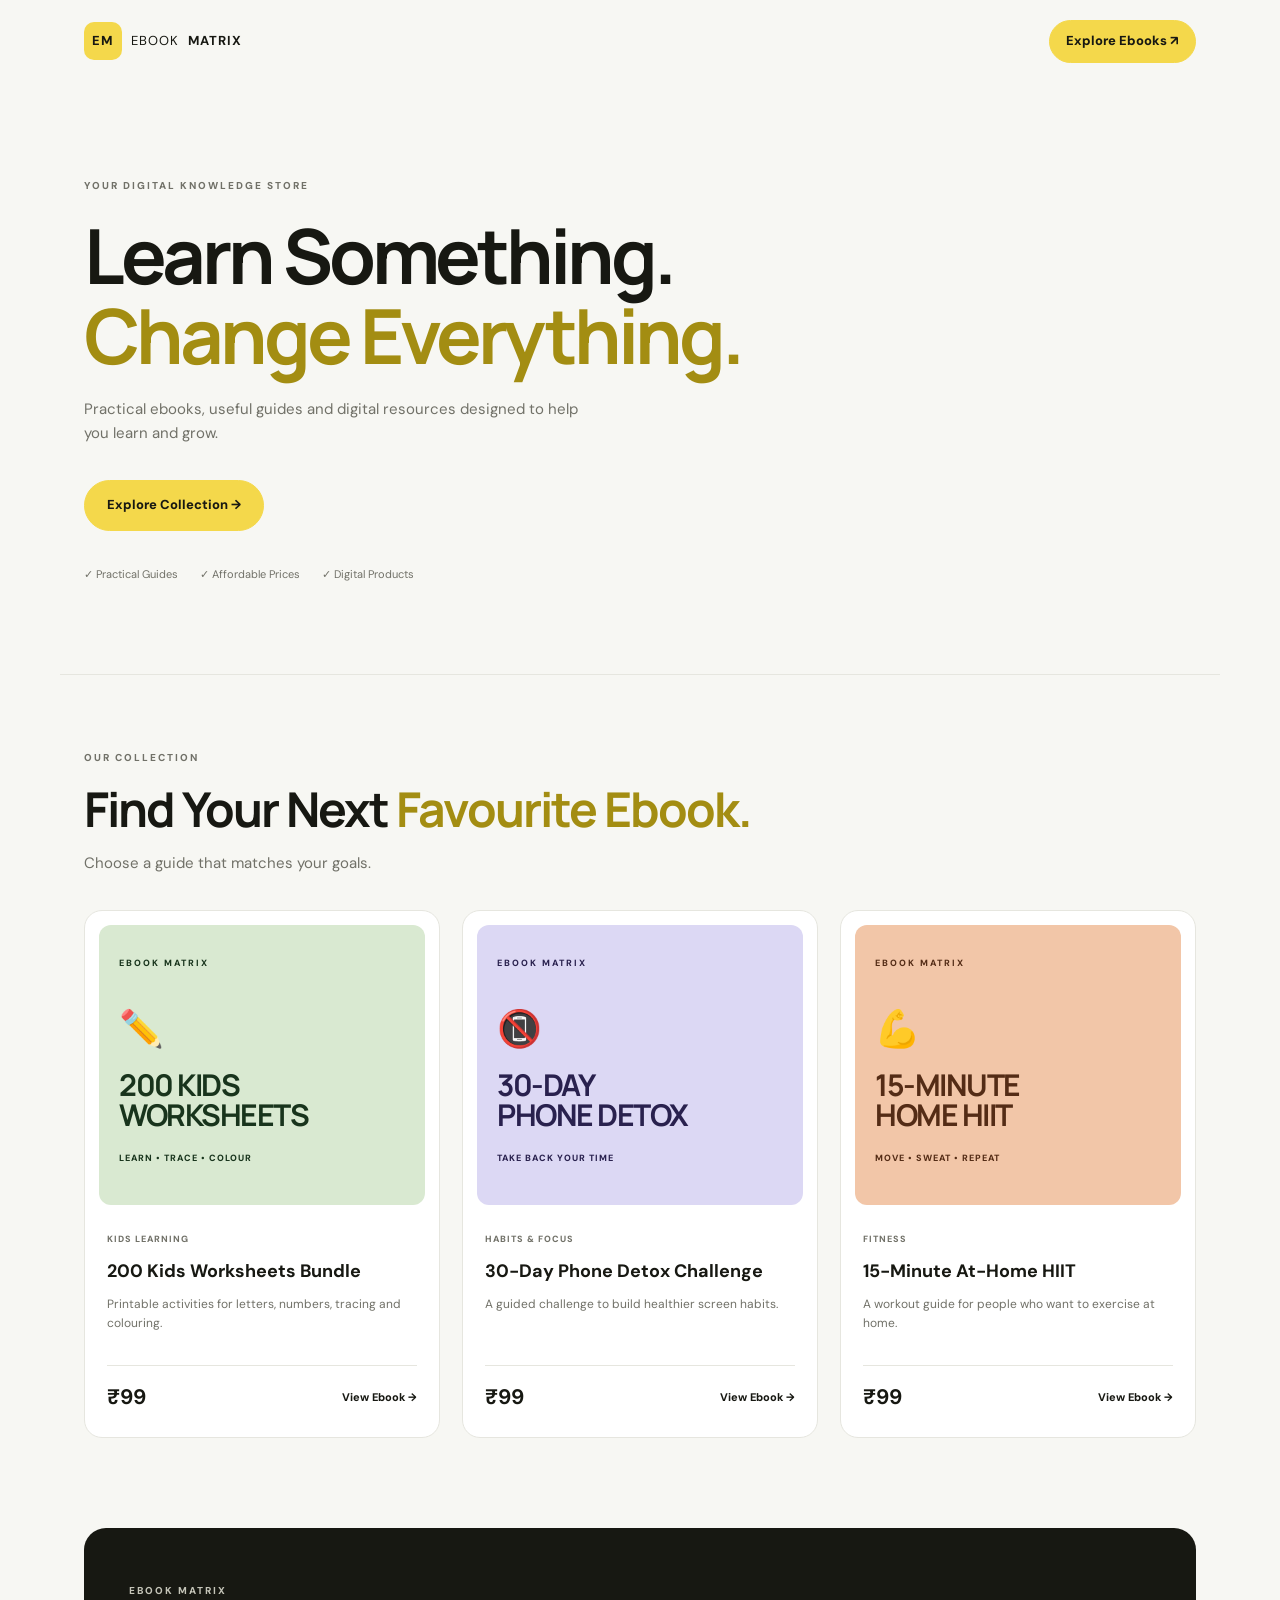
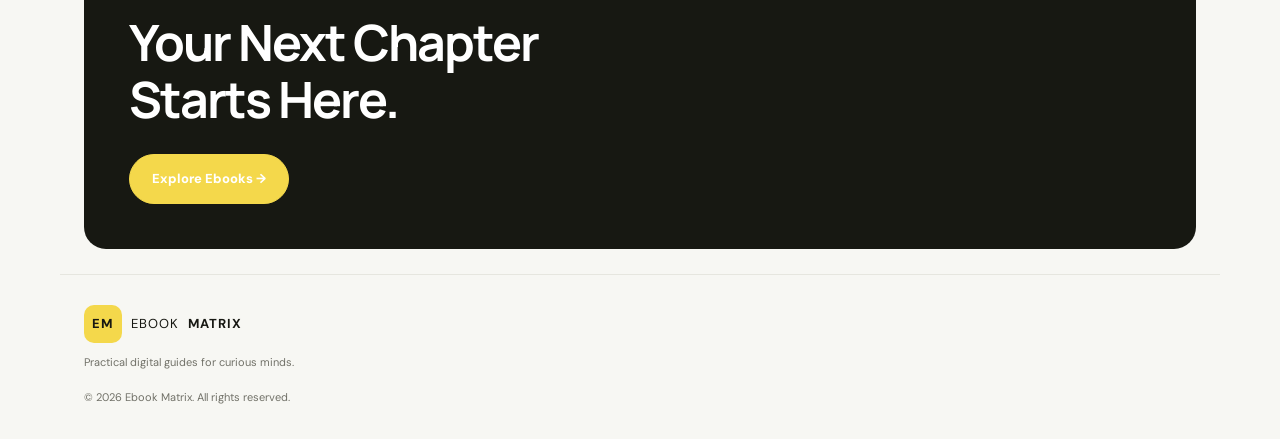
<file: index.html>
<!DOCTYPE html>
<html lang="en">
<head>
  <meta charset="UTF-8">
  <meta name="viewport" content="width=device-width, initial-scale=1.0">
  <meta name="description" content="Discover practical ebooks and digital guides at Ebook Matrix.">
  <title>Ebook Matrix | Digital Ebook Store</title>
  <link rel="stylesheet" href="style.css">
</head>
<body>

<header class="header">
  <a class="logo" href="index.html">
    <span class="logo-icon">EM</span>
    EBOOK <strong>MATRIX</strong>
  </a>
  <a href="#ebooks" class="button small">Explore Ebooks ↗</a>
</header>

<section class="hero">
  <p class="eyebrow">YOUR DIGITAL KNOWLEDGE STORE</p>
  <h1>Learn Something.<br><span>Change Everything.</span></h1>
  <p class="hero-text">
    Practical ebooks, useful guides and digital resources
    designed to help you learn and grow.
  </p>
  <a href="#ebooks" class="button">Explore Collection →</a>
  <div class="hero-stats">
    <span>✓ Practical Guides</span>
    <span>✓ Affordable Prices</span>
    <span>✓ Digital Products</span>
  </div>
</section>

<section class="section" id="ebooks">
  <p class="eyebrow">OUR COLLECTION</p>
  <h2>Find Your Next <span>Favourite Ebook.</span></h2>
  <p class="section-text">Choose a guide that matches your goals.</p>

  <div class="products">

    <article class="product-card">
      <div class="cover kids">
        <small>EBOOK MATRIX</small>
        <div class="cover-icon">✏️</div>
        <h3>200 KIDS<br>WORKSHEETS</h3>
        <p>LEARN • TRACE • COLOUR</p>
      </div>
      <div class="product-info">
        <span class="category">KIDS LEARNING</span>
        <h3>200 Kids Worksheets Bundle</h3>
        <p>Printable activities for letters, numbers, tracing and colouring.</p>
        <div class="price-row">
          <strong>₹99</strong>
          <a href="products/kids-worksheets.html">View Ebook →</a>
        </div>
      </div>
    </article>

    <article class="product-card">
      <div class="cover detox">
        <small>EBOOK MATRIX</small>
        <div class="cover-icon">📵</div>
        <h3>30-DAY<br>PHONE DETOX</h3>
        <p>TAKE BACK YOUR TIME</p>
      </div>
      <div class="product-info">
        <span class="category">HABITS & FOCUS</span>
        <h3>30-Day Phone Detox Challenge</h3>
        <p>A guided challenge to build healthier screen habits.</p>
        <div class="price-row">
          <strong>₹99</strong>
          <a href="products/phone-detox.html">View Ebook →</a>
        </div>
      </div>
    </article>

    <article class="product-card">
      <div class="cover fitness">
        <small>EBOOK MATRIX</small>
        <div class="cover-icon">💪</div>
        <h3>15-MINUTE<br>HOME HIIT</h3>
        <p>MOVE • SWEAT • REPEAT</p>
      </div>
      <div class="product-info">
        <span class="category">FITNESS</span>
        <h3>15-Minute At-Home HIIT</h3>
        <p>A workout guide for people who want to exercise at home.</p>
        <div class="price-row">
          <strong>₹99</strong>
          <a href="products/hiit-workout.html">View Ebook →</a>
        </div>
      </div>
    </article>

  </div>
</section>

<section class="cta">
  <p class="eyebrow">EBOOK MATRIX</p>
  <h2>Your Next Chapter<br>Starts Here.</h2>
  <a href="#ebooks" class="button">Explore Ebooks →</a>
</section>

<footer class="footer">
  <a class="logo" href="index.html">
    <span class="logo-icon">EM</span>
    EBOOK <strong>MATRIX</strong>
  </a>
  <p>Practical digital guides for curious minds.</p>
  <small>© <span id="year"></span> Ebook Matrix. All rights reserved.</small>
</footer>

<script src="script.js"></script>
</body>
</html>
</file>
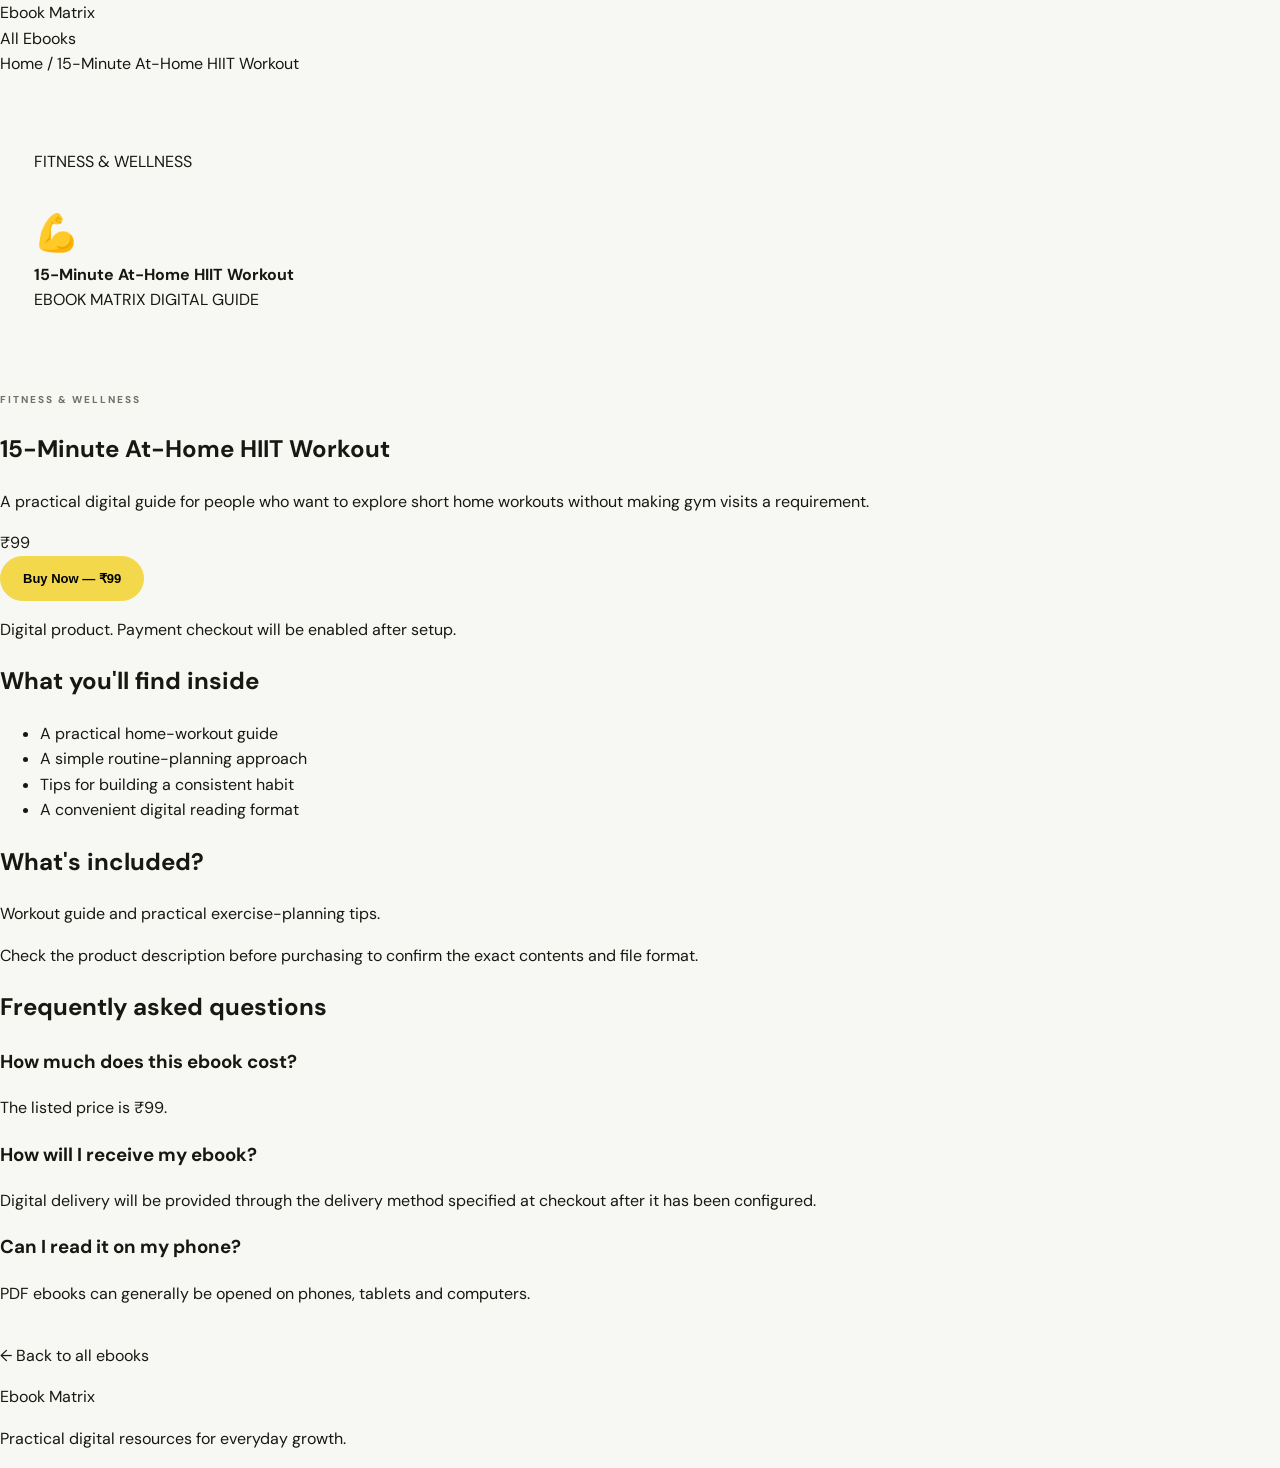
<file: products/hiit.html>
<!DOCTYPE html>
<html lang="en">
<head>
  <meta charset="UTF-8">
  <meta name="viewport" content="width=device-width, initial-scale=1">
  <meta name="description" content="Explore the 15-Minute At-Home HIIT Workout digital guide.">
  <link rel="stylesheet" href="../style.css">
</head>
<body>
  <header class="site-header">
    <a class="brand" href="../index.html">Ebook <span>Matrix</span></a>
    <nav><a href="../index.html#ebooks">All Ebooks</a></nav>
  </header>
  <div id="product-page" data-product="hiit"></div>
  <footer class="site-footer">
    <a class="brand" href="../index.html">Ebook <span>Matrix</span></a>
    <p>Practical digital resources for everyday growth.</p>
  </footer>
  <script src="../products.js"></script>
</body>
</html>
</file>
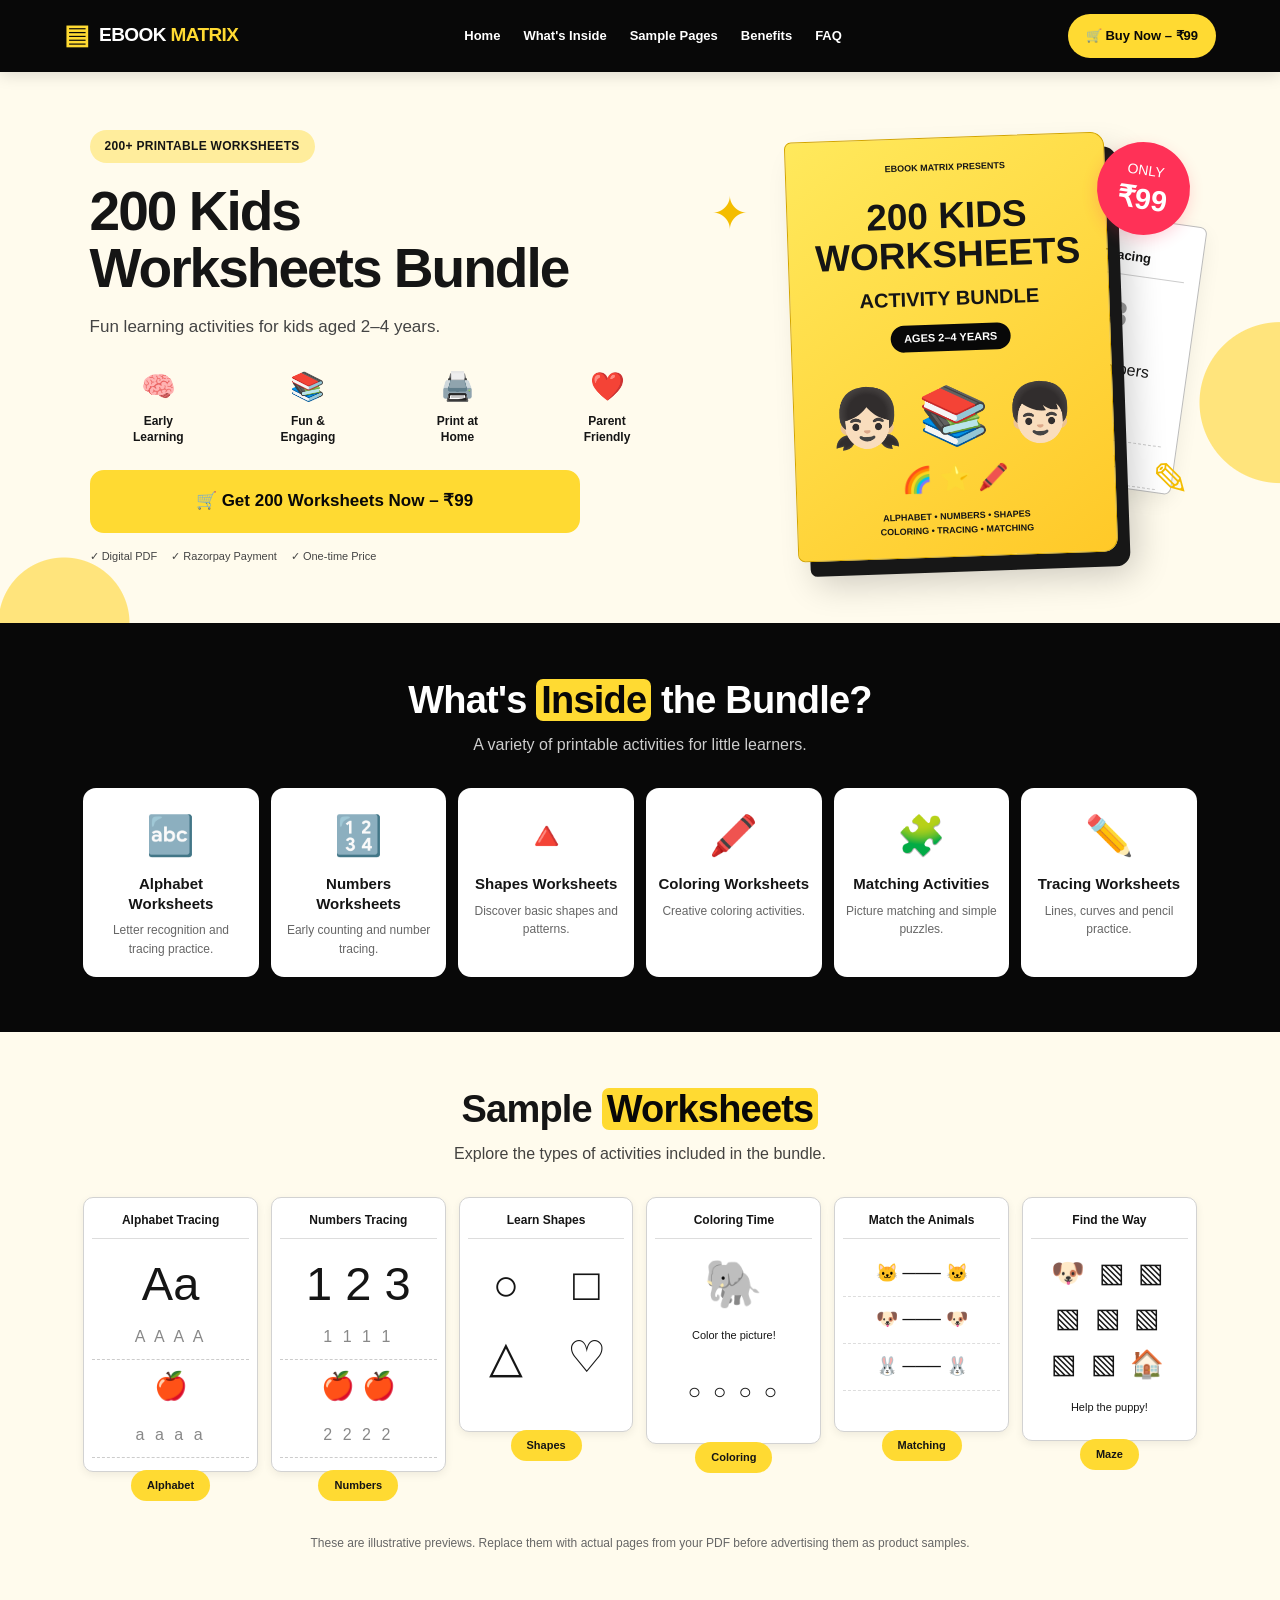
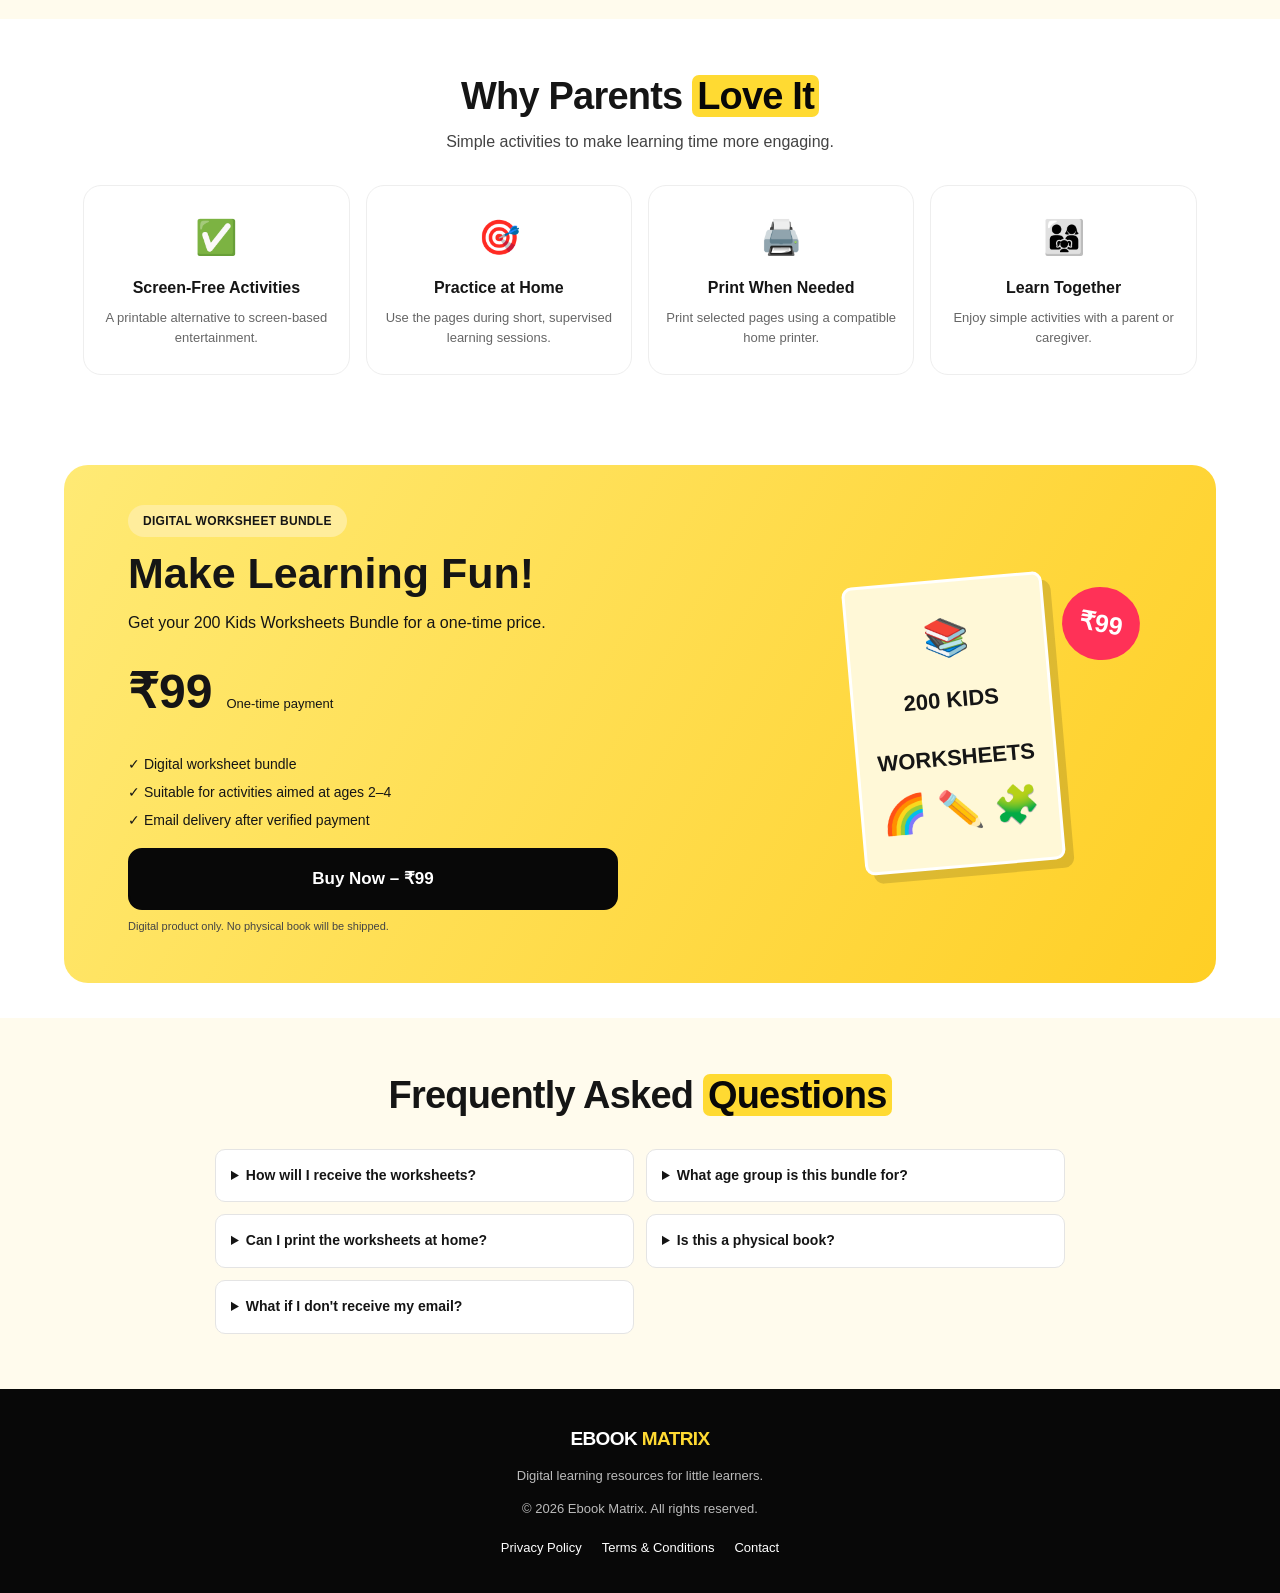
<file: products/kids-worksheets.html>
<!DOCTYPE html>
<html lang="en">
<head>
  <meta charset="UTF-8">
  <meta name="viewport" content="width=device-width, initial-scale=1.0">

  <title>200 Kids Worksheets Bundle | Ebook Matrix</title>
  <meta name="description" content="Explore 200 printable kids worksheets for ages 2–4, including alphabet tracing, numbers, shapes, coloring and matching activities. Get the digital bundle for ₹99.">
  <meta name="theme-color" content="#080808">

  <link rel="stylesheet" href="style.css">
  <script src="script.js" defer></script>
</head>

<body>
  <header class="header">
    <a class="logo" href="#home" aria-label="Ebook Matrix Home">
      <span class="logo-icon">▤</span>
      EBOOK <span>MATRIX</span>
    </a>

    <button class="menu-toggle" id="menuToggle"
      aria-label="Toggle navigation" aria-expanded="false">☰</button>

    <nav class="nav" id="navigation">
      <a href="#home">Home</a>
      <a href="#inside">What's Inside</a>
      <a href="#samples">Sample Pages</a>
      <a href="#benefits">Benefits</a>
      <a href="#faq">FAQ</a>
    </nav>

    <a class="header-cta buy-button" href="#buy">🛒 Buy Now – ₹99</a>
  </header>

  <main>
    <!-- HERO -->
    <section class="hero" id="home">
      <div class="hero-copy">
        <span class="eyebrow">200+ PRINTABLE WORKSHEETS</span>

        <h1>200 Kids<br>Worksheets Bundle</h1>

        <p class="hero-subtitle">
          Fun learning activities for kids aged 2–4 years.
        </p>

        <div class="feature-row">
          <div class="feature">
            <span>🧠</span>
            <p>Early<br>Learning</p>
          </div>
          <div class="feature">
            <span>📚</span>
            <p>Fun &<br>Engaging</p>
          </div>
          <div class="feature">
            <span>🖨️</span>
            <p>Print at<br>Home</p>
          </div>
          <div class="feature">
            <span>❤️</span>
            <p>Parent<br>Friendly</p>
          </div>
        </div>

        <a href="#buy" class="primary-button buy-button">
          🛒 Get 200 Worksheets Now – ₹99
        </a>

        <div class="trust-row">
          <span>✓ Digital PDF</span>
          <span>✓ Razorpay Payment</span>
          <span>✓ One-time Price</span>
        </div>
      </div>

      <div class="hero-art">
        <div class="sale-badge">ONLY<br><strong>₹99</strong></div>

        <div class="worksheet sheet-back">
          <h3>Numbers Tracing</h3>
          <span class="trace-number">1 2 3</span>
          <p>Trace the numbers</p>
          <div class="trace-line">1 1 1 1 1</div>
          <div class="trace-line">2 2 2 2 2</div>
          <div class="trace-line">3 3 3 3 3</div>
        </div>

        <div class="book-cover">
          <span class="book-label">EBOOK MATRIX PRESENTS</span>
          <h2>200 KIDS<br>WORKSHEETS</h2>
          <p class="book-subtitle">ACTIVITY BUNDLE</p>
          <span class="age-tag">AGES 2–4 YEARS</span>
          <div class="book-kids">👧🏻 📚 👦🏻</div>
          <div class="book-rainbow">🌈 ⭐ 🖍️</div>
          <div class="book-footer">
            ALPHABET • NUMBERS • SHAPES<br>
            COLORING • TRACING • MATCHING
          </div>
        </div>

        <div class="hero-decoration decoration-one">✦</div>
        <div class="hero-decoration decoration-two">✎</div>
      </div>
    </section>

    <!-- WHAT'S INSIDE -->
    <section class="section dark-section" id="inside">
      <div class="section-heading">
        <h2>What's <span>Inside</span> the Bundle?</h2>
        <p>A variety of printable activities for little learners.</p>
      </div>

      <div class="category-grid">
        <article class="category-card">
          <div class="category-icon">🔤</div>
          <h3>Alphabet Worksheets</h3>
          <p>Letter recognition and tracing practice.</p>
        </article>

        <article class="category-card">
          <div class="category-icon">🔢</div>
          <h3>Numbers Worksheets</h3>
          <p>Early counting and number tracing.</p>
        </article>

        <article class="category-card">
          <div class="category-icon">🔺</div>
          <h3>Shapes Worksheets</h3>
          <p>Discover basic shapes and patterns.</p>
        </article>

        <article class="category-card">
          <div class="category-icon">🖍️</div>
          <h3>Coloring Worksheets</h3>
          <p>Creative coloring activities.</p>
        </article>

        <article class="category-card">
          <div class="category-icon">🧩</div>
          <h3>Matching Activities</h3>
          <p>Picture matching and simple puzzles.</p>
        </article>

        <article class="category-card">
          <div class="category-icon">✏️</div>
          <h3>Tracing Worksheets</h3>
          <p>Lines, curves and pencil practice.</p>
        </article>
      </div>
    </section>

    <!-- SAMPLE PAGES -->
    <section class="section light-section" id="samples">
      <div class="section-heading">
        <h2>Sample <span>Worksheets</span></h2>
        <p>Explore the types of activities included in the bundle.</p>
      </div>

      <div class="sample-grid">
        <article class="sample-card">
          <div class="paper">
            <h3>Alphabet Tracing</h3>
            <div class="paper-big">Aa</div>
            <div class="dotted-text">A A A A</div>
            <div class="paper-drawing">🍎</div>
            <div class="dotted-text">a a a a</div>
          </div>
          <span class="sample-label">Alphabet</span>
        </article>

        <article class="sample-card">
          <div class="paper">
            <h3>Numbers Tracing</h3>
            <div class="paper-big">1 2 3</div>
            <div class="dotted-text">1 1 1 1</div>
            <div class="paper-drawing">🍎 🍎</div>
            <div class="dotted-text">2 2 2 2</div>
          </div>
          <span class="sample-label">Numbers</span>
        </article>

        <article class="sample-card">
          <div class="paper">
            <h3>Learn Shapes</h3>
            <div class="shape-grid">
              <span>○</span><span>□</span>
              <span>△</span><span>♡</span>
            </div>
          </div>
          <span class="sample-label">Shapes</span>
        </article>

        <article class="sample-card">
          <div class="paper">
            <h3>Coloring Time</h3>
            <div class="paper-big">🐘</div>
            <p class="paper-caption">Color the picture!</p>
            <div class="color-dots">○ ○ ○ ○</div>
          </div>
          <span class="sample-label">Coloring</span>
        </article>

        <article class="sample-card">
          <div class="paper">
            <h3>Match the Animals</h3>
            <div class="match-row">🐱 ─── 🐱</div>
            <div class="match-row">🐶 ─── 🐶</div>
            <div class="match-row">🐰 ─── 🐰</div>
          </div>
          <span class="sample-label">Matching</span>
        </article>

        <article class="sample-card">
          <div class="paper">
            <h3>Find the Way</h3>
            <div class="maze-art">🐶 ▧ ▧<br>▧ ▧ ▧<br>▧ ▧ 🏠</div>
            <p class="paper-caption">Help the puppy!</p>
          </div>
          <span class="sample-label">Maze</span>
        </article>
      </div>

      <p class="sample-note">
        These are illustrative previews. Replace them with actual pages from
        your PDF before advertising them as product samples.
      </p>
    </section>

    <!-- BENEFITS -->
    <section class="section benefits-section" id="benefits">
      <div class="section-heading">
        <h2>Why Parents <span>Love It</span></h2>
        <p>Simple activities to make learning time more engaging.</p>
      </div>

      <div class="benefit-grid">
        <article class="benefit-card">
          <span>✅</span>
          <h3>Screen-Free Activities</h3>
          <p>A printable alternative to screen-based entertainment.</p>
        </article>
        <article class="benefit-card">
          <span>🎯</span>
          <h3>Practice at Home</h3>
          <p>Use the pages during short, supervised learning sessions.</p>
        </article>
        <article class="benefit-card">
          <span>🖨️</span>
          <h3>Print When Needed</h3>
          <p>Print selected pages using a compatible home printer.</p>
        </article>
        <article class="benefit-card">
          <span>👨‍👩‍👧</span>
          <h3>Learn Together</h3>
          <p>Enjoy simple activities with a parent or caregiver.</p>
        </article>
      </div>
    </section>

    <!-- PURCHASE -->
    <section class="purchase-section" id="buy">
      <div class="purchase-copy">
        <span class="eyebrow">DIGITAL WORKSHEET BUNDLE</span>
        <h2>Make Learning Fun!</h2>
        <p>Get your 200 Kids Worksheets Bundle for a one-time price.</p>
        <div class="price-line">
          <strong>₹99</strong>
          <span>One-time payment</span>
        </div>
        <ul class="purchase-list">
          <li>✓ Digital worksheet bundle</li>
          <li>✓ Suitable for activities aimed at ages 2–4</li>
          <li>✓ Email delivery after verified payment</li>
        </ul>
        <a href="#" class="primary-button buy-button" id="mainBuyButton">
          Buy Now – ₹99
        </a>
        <p class="small-note">
          Digital product only. No physical book will be shipped.
        </p>
      </div>
      <div class="purchase-art">
        <div class="purchase-book">📚<br><strong>200 KIDS<br>WORKSHEETS</strong><br>🌈 ✏️ 🧩</div>
        <div class="purchase-price">₹99</div>
      </div>
    </section>

    <!-- FAQ -->
    <section class="section light-section" id="faq">
      <div class="section-heading">
        <h2>Frequently Asked <span>Questions</span></h2>
      </div>

      <div class="faq-list">
        <details class="faq-item">
          <summary>How will I receive the worksheets?</summary>
          <p>After your payment is verified, the delivery system will email
          the PDF or a secure download link to your registered email address.</p>
        </details>

        <details class="faq-item">
          <summary>What age group is this bundle for?</summary>
          <p>The activities are intended for children aged 2–4, with adult
          guidance as needed.</p>
        </details>

        <details class="faq-item">
          <summary>Can I print the worksheets at home?</summary>
          <p>Yes, provided your printer and paper are compatible with the PDF.</p>
        </details>

        <details class="faq-item">
          <summary>Is this a physical book?</summary>
          <p>No. This is a digital product. You will receive a PDF or download
          link after verified payment and successful delivery processing.</p>
        </details>

        <details class="faq-item">
          <summary>What if I don't receive my email?</summary>
          <p>Check your spam folder first. If it is still missing, contact
          the seller using the support email shown on the payment page.</p>
        </details>
      </div>
    </section>
  </main>

  <footer class="footer">
    <a class="logo" href="#home">EBOOK <span>MATRIX</span></a>
    <p>Digital learning resources for little learners.</p>
    <p>© <span id="year"></span> Ebook Matrix. All rights reserved.</p>
    <div class="footer-links">
      <a href="privacy.html">Privacy Policy</a>
      <a href="terms.html">Terms & Conditions</a>
      <a href="contact.html">Contact</a>
    </div>
  </footer>
</body>
</html>
</file>
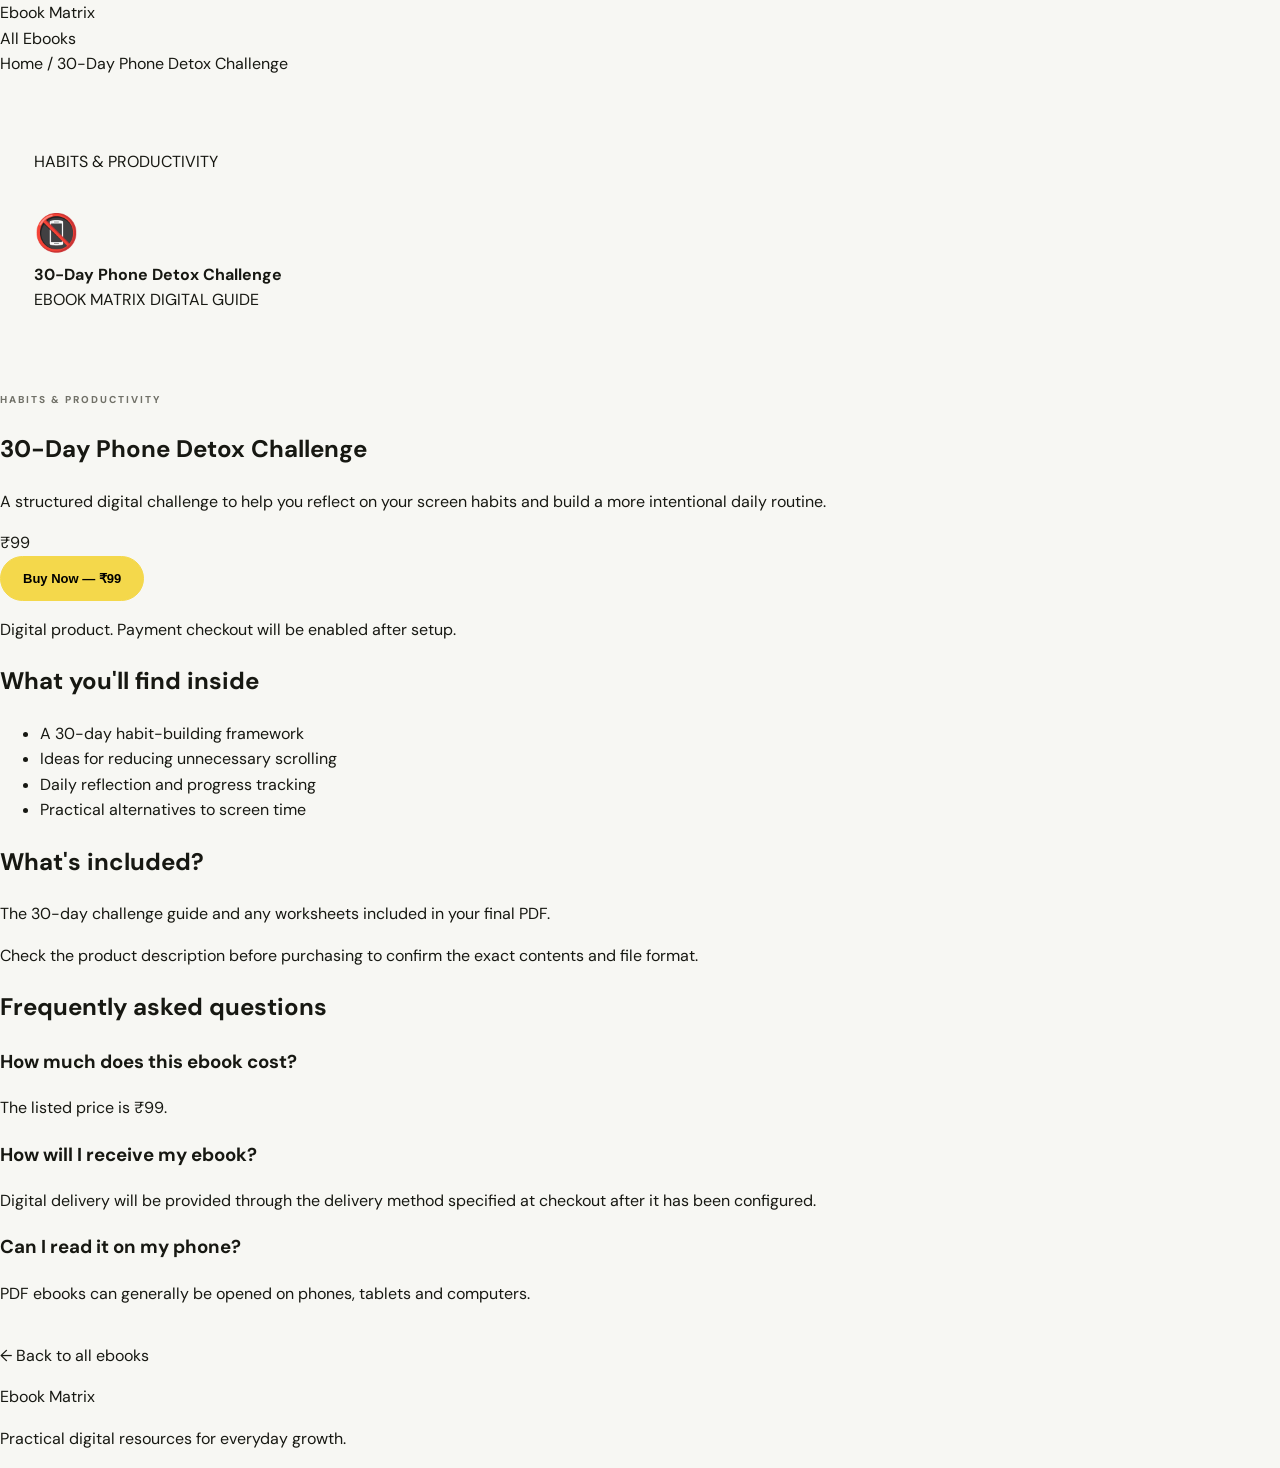
<file: products/phone-detox.html>
<!DOCTYPE html>
<html lang="en">
<head>
  <meta charset="UTF-8">
  <meta name="viewport" content="width=device-width, initial-scale=1">
  <meta name="description" content="Explore the 30-Day Phone Detox Challenge digital guide.">
  <link rel="stylesheet" href="../style.css">
</head>
<body>
  <header class="site-header">
    <a class="brand" href="../index.html">Ebook <span>Matrix</span></a>
    <nav><a href="../index.html#ebooks">All Ebooks</a></nav>
  </header>
  <div id="product-page" data-product="detox"></div>
  <footer class="site-footer">
    <a class="brand" href="../index.html">Ebook <span>Matrix</span></a>
    <p>Practical digital resources for everyday growth.</p>
  </footer>
  <script src="../products.js"></script>
</body>
</html>
</file>
<file: style.css>
@import url('https://fonts.googleapis.com/css2?family=DM+Sans:wght@400;500;600;700&family=Manrope:wght@400;600;700;800&display=swap');

:root {
  --yellow: #f4d84b;
  --black: #171812;
  --paper: #f7f7f3;
  --muted: #717168;
  --line: #e6e6df;
}

* {
  box-sizing: border-box;
}

html {
  scroll-behavior: smooth;
}

body {
  margin: 0;
  background: var(--paper);
  color: var(--black);
  font-family: "DM Sans", sans-serif;
  line-height: 1.6;
}

a {
  color: inherit;
  text-decoration: none;
}

.header {
  max-width: 1160px;
  margin: auto;
  padding: 20px 24px;
  display: flex;
  align-items: center;
  justify-content: space-between;
}

.logo {
  display: flex;
  align-items: center;
  gap: 9px;
  font-size: 13px;
  letter-spacing: 1px;
}

.logo-icon {
  display: grid;
  place-items: center;
  width: 38px;
  height: 38px;
  background: var(--yellow);
  border-radius: 10px;
  font-weight: 800;
}

.button {
  display: inline-block;
  padding: 14px 22px;
  background: var(--yellow);
  border: 1px solid var(--yellow);
  border-radius: 30px;
  font-size: 13px;
  font-weight: 800;
  transition: .2s;
}

.button:hover {
  transform: translateY(-2px);
  background: #ffe975;
}

.button.small {
  padding: 10px 16px;
}

.hero {
  max-width: 1160px;
  margin: auto;
  padding: 85px 24px 90px;
}

.eyebrow {
  font-size: 10px;
  letter-spacing: 2px;
  font-weight: 800;
  color: var(--muted);
}

.hero h1 {
  font-family: Manrope, sans-serif;
  font-size: clamp(42px, 7vw, 76px);
  line-height: 1.05;
  letter-spacing: -4px;
  margin: 22px 0;
}

.hero h1 span,
.section h2 span {
  color: #a38d12;
}

.hero-text,
.section-text {
  max-width: 520px;
  color: var(--muted);
  font-size: 15px;
}

.hero .button {
  margin-top: 20px;
}

.hero-stats {
  display: flex;
  flex-wrap: wrap;
  gap: 22px;
  margin-top: 35px;
  font-size: 11px;
  color: var(--muted);
}

.section {
  max-width: 1160px;
  margin: auto;
  padding: 65px 24px;
  border-top: 1px solid var(--line);
}

.section h2,
.cta h2 {
  font-family: Manrope, sans-serif;
  font-size: clamp(30px, 4vw, 48px);
  line-height: 1.15;
  letter-spacing: -2px;
  margin: 15px 0;
}

.products {
  display: grid;
  grid-template-columns: repeat(3, minmax(0, 1fr));
  gap: 22px;
  margin-top: 35px;
}

.product-card {
  background: white;
  border: 1px solid var(--line);
  border-radius: 18px;
  overflow: hidden;
  transition: .2s;
}

.product-card:hover {
  transform: translateY(-4px);
  box-shadow: 0 15px 35px #0000000c;
}

.cover {
  margin: 14px;
  min-height: 280px;
  padding: 20px;
  border-radius: 12px;
  display: flex;
  flex-direction: column;
  justify-content: center;
  position: relative;
  overflow: hidden;
}

.cover small {
  font-size: 9px;
  letter-spacing: 2px;
  font-weight: 800;
}

.cover-icon {
  font-size: 36px;
  margin-top: 30px;
}

.cover h3 {
  font-family: Manrope, sans-serif;
  font-size: 30px;
  line-height: 1;
  letter-spacing: -1.5px;
  margin: 12px 0;
}

.cover p {
  font-size: 9px;
  letter-spacing: 1px;
  font-weight: 800;
}

.kids {
  background: #d9e9d1;
  color: #18341c;
}

.detox {
  background: #dcd8f4;
  color: #29214e;
}

.fitness {
  background: #f2c6a8;
  color: #542c16;
}

.product-info {
  padding: 5px 22px 22px;
}

.category {
  font-size: 9px;
  letter-spacing: 1px;
  color: var(--muted);
  font-weight: 800;
}

.product-info h3 {
  font-size: 18px;
  line-height: 1.3;
  margin: 10px 0;
}

.product-info p {
  font-size: 12px;
  color: var(--muted);
  min-height: 58px;
}

.price-row {
  border-top: 1px solid var(--line);
  padding-top: 15px;
  display: flex;
  justify-content: space-between;
  align-items: center;
  gap: 8px;
}

.price-row strong {
  font-size: 21px;
}

.price-row a {
  font-size: 11px;
  font-weight: 800;
}

.cta {
  max-width: 1112px;
  margin: 25px auto;
  padding: 45px;
  border-radius: 22px;
  background: var(--black);
  color: white;
}

.cta .eyebrow {
  color: #c4c4b8;
}

.cta h2 {
  font-size: clamp(32px, 5vw, 50px);
}

.cta .button {
  margin-top: 10px;
}

.footer {
  max-width: 1160px;
  margin: auto;
  padding: 30px 24px;
  border-top: 1px solid var(--line);
}

.footer p,
.footer small {
  color: var(--muted);
  font-size: 11px;
}

@media (max-width: 760px) {
  .header {
    padding: 16px;
  }

  .hero {
    padding: 55px 20px;
  }

  .hero h1 {
    letter-spacing: -2px;
  }

  .hero-stats {
    gap: 12px;
  }

  .section {
    padding: 45px 18px;
  }

  .products {
    grid-template-columns: 1fr;
  }

  .cover {
    min-height: 320px;
  }

  .product-info p {
    min-height: auto;
  }

  .cta {
    margin: 15px;
    padding: 30px 24px;
  }
}
</file>
<file: products/style.css>
:root {
  --black: #080808;
  --yellow: #ffda32;
  --cream: #fffbed;
  --white: #ffffff;
  --text: #151515;
  --muted: #666666;
  --radius: 18px;
}

* {
  box-sizing: border-box;
}

html {
  scroll-behavior: smooth;
  scroll-padding-top: 85px;
}

body {
  margin: 0;
  font-family: Arial, Helvetica, sans-serif;
  color: var(--text);
  background: var(--white);
  line-height: 1.55;
}

a {
  color: inherit;
  text-decoration: none;
}

button,
a {
  -webkit-tap-highlight-color: transparent;
}

.header {
  min-height: 72px;
  padding: 12px 5%;
  background: var(--black);
  color: white;
  display: flex;
  align-items: center;
  justify-content: space-between;
  gap: 24px;
  position: sticky;
  top: 0;
  z-index: 100;
  box-shadow: 0 3px 15px #0002;
}

.logo {
  font-size: 19px;
  font-weight: 900;
  white-space: nowrap;
  letter-spacing: -.6px;
}

.logo span,
.logo-icon {
  color: var(--yellow);
}

.logo-icon {
  font-size: 27px;
  vertical-align: middle;
  margin-right: 5px;
}

.nav {
  display: flex;
  align-items: center;
  gap: 23px;
  font-size: 13px;
  font-weight: 700;
}

.nav a {
  transition: color .2s;
}

.nav a:hover {
  color: var(--yellow);
}

.header-cta {
  white-space: nowrap;
  background: var(--yellow);
  color: var(--black);
  padding: 12px 18px;
  border-radius: 30px;
  font-size: 13px;
  font-weight: 800;
}

.menu-toggle {
  display: none;
  border: 0;
  background: transparent;
  color: white;
  font-size: 27px;
  cursor: pointer;
}

.hero {
  min-height: 480px;
  padding: 58px 7%;
  display: grid;
  grid-template-columns: 1.1fr .9fr;
  align-items: center;
  gap: 35px;
  background:
    radial-gradient(circle at 5% 100%, #ffe47c 0 65px, transparent 66px),
    radial-gradient(circle at 100% 60%, #ffe47c 0 80px, transparent 81px),
    var(--cream);
  overflow: hidden;
}

.eyebrow {
  display: inline-block;
  background: #ffed9c;
  padding: 7px 15px;
  border-radius: 30px;
  font-size: 12px;
  font-weight: 900;
  letter-spacing: .3px;
}

.hero h1 {
  font-size: clamp(37px, 4.3vw, 61px);
  line-height: 1.04;
  letter-spacing: -2px;
  margin: 20px 0 14px;
  font-weight: 900;
}

.hero-subtitle {
  color: #444;
  font-size: 17px;
  margin-bottom: 25px;
}

.feature-row {
  display: grid;
  grid-template-columns: repeat(4, 1fr);
  gap: 12px;
  margin: 25px 0;
}

.feature {
  text-align: center;
  font-size: 12px;
  font-weight: 700;
}

.feature span {
  display: block;
  font-size: 28px;
  margin-bottom: 4px;
}

.feature p {
  margin: 0;
  line-height: 1.35;
}

.primary-button {
  display: flex;
  justify-content: center;
  align-items: center;
  gap: 8px;
  width: 100%;
  max-width: 490px;
  background: var(--yellow);
  color: var(--black);
  border: 2px solid var(--yellow);
  padding: 16px 20px;
  border-radius: 14px;
  font-size: 17px;
  font-weight: 900;
  text-align: center;
  cursor: pointer;
  transition: transform .2s, box-shadow .2s;
}

.primary-button:hover {
  transform: translateY(-2px);
  box-shadow: 0 7px 20px #c59c1833;
}

.trust-row {
  display: flex;
  flex-wrap: wrap;
  gap: 14px;
  font-size: 11px;
  margin-top: 15px;
  color: #444;
}

.hero-art {
  min-height: 350px;
  position: relative;
  display: flex;
  justify-content: center;
  align-items: center;
}

.book-cover {
  width: min(78%, 320px);
  min-height: 365px;
  position: relative;
  z-index: 2;
  padding: 23px 15px 18px;
  text-align: center;
  background: linear-gradient(145deg, #ffe95c, #ffc928);
  border: 1px solid #d3a500;
  border-radius: 7px 14px 14px 7px;
  box-shadow: 12px 15px 0 #171717, 18px 23px 35px #0003;
  transform: rotate(-2deg);
  display: flex;
  flex-direction: column;
  align-items: center;
}

.book-label {
  font-size: 9px;
  font-weight: 900;
}

.book-cover h2 {
  font-size: clamp(26px, 3vw, 37px);
  line-height: 1.05;
  margin: 22px 0 8px;
}

.book-subtitle {
  font-size: 20px;
  font-weight: 900;
  margin: 0 0 10px;
}

.age-tag {
  background: var(--black);
  color: white;
  padding: 5px 13px;
  border-radius: 20px;
  font-size: 11px;
  font-weight: 800;
}

.book-kids {
  font-size: 57px;
  padding-top: 20px;
}

.book-rainbow {
  font-size: 25px;
}

.book-footer {
  width: 100%;
  margin-top: auto;
  padding: 12px 5px 0;
  font-size: 9px;
  font-weight: 900;
}

.worksheet {
  position: absolute;
  width: 210px;
  height: 270px;
  background: white;
  border: 1px solid #bbb;
  border-radius: 7px;
  padding: 15px;
  text-align: center;
  box-shadow: 0 7px 20px #0001;
  overflow: hidden;
}

.worksheet h3 {
  font-size: 13px;
  border-bottom: 1px solid #ccc;
  padding-bottom: 8px;
}

.sheet-back {
  right: 0;
  transform: rotate(8deg);
}

.trace-number {
  font-size: 34px;
  font-weight: 900;
  color: #999;
}

.trace-line {
  padding: 8px 0;
  border-bottom: 1px dashed #ccc;
  font-size: 17px;
  letter-spacing: 4px;
  color: #999;
}

.sale-badge {
  position: absolute;
  z-index: 4;
  right: 0;
  top: 5px;
  width: 93px;
  height: 93px;
  border-radius: 50%;
  background: #ff3157;
  color: white;
  display: grid;
  place-content: center;
  text-align: center;
  font-size: 14px;
  transform: rotate(8deg);
  box-shadow: 0 5px 15px #ff315733;
}

.sale-badge strong {
  font-size: 29px;
  line-height: 1.2;
}

.hero-decoration {
  position: absolute;
  color: #f4bd00;
  font-size: 45px;
}

.decoration-one {
  top: 10%;
  left: 0;
}

.decoration-two {
  bottom: 10%;
  right: 0;
}

.section {
  padding: 55px 6.5%;
}

.dark-section {
  background: var(--black);
  color: white;
}

.section-heading {
  text-align: center;
  max-width: 760px;
  margin: 0 auto 30px;
}

.section-heading h2 {
  font-size: clamp(26px, 3.4vw, 38px);
  line-height: 1.2;
  margin: 0 0 10px;
  font-weight: 900;
  letter-spacing: -.8px;
}

.section-heading h2 span {
  background: var(--yellow);
  color: var(--black);
  border-radius: 7px;
  padding: 0 5px;
}

.section-heading p {
  margin: 0;
  color: inherit;
  opacity: .8;
}

.category-grid {
  display: grid;
  grid-template-columns: repeat(6, minmax(0, 1fr));
  gap: 12px;
}

.category-card {
  background: white;
  color: var(--text);
  border-radius: 13px;
  padding: 18px 12px;
  text-align: center;
  transition: transform .2s;
}

.category-card:hover {
  transform: translateY(-5px);
}

.category-icon {
  font-size: 39px;
  margin-bottom: 8px;
}

.category-card h3 {
  font-size: 15px;
  line-height: 1.3;
  margin: 0 0 8px;
}

.category-card p {
  color: var(--muted);
  font-size: 12px;
  margin: 0;
}

.light-section {
  background: var(--cream);
}

.sample-grid {
  display: grid;
  grid-template-columns: repeat(6, minmax(0, 1fr));
  gap: 13px;
}

.sample-card {
  position: relative;
  text-align: center;
  padding-bottom: 13px;
}

.paper {
  min-height: 235px;
  padding: 13px 8px;
  background: white;
  border: 1px solid #d2d2d2;
  border-radius: 10px;
  box-shadow: 0 3px 8px #0001;
  overflow: hidden;
}

.paper h3 {
  font-size: 12px;
  margin: 0 0 12px;
  border-bottom: 1px solid #ddd;
  padding-bottom: 8px;
}

.paper-big {
  font-size: 47px;
  line-height: 1.4;
}

.dotted-text {
  color: #888;
  font-size: 16px;
  letter-spacing: 3px;
  border-bottom: 1px dashed #ccc;
  padding: 9px 0;
}

.paper-drawing {
  font-size: 27px;
  padding: 6px;
}

.paper-caption {
  font-size: 11px;
}

.color-dots {
  font-size: 22px;
  letter-spacing: 3px;
  padding: 20px 0;
}

.shape-grid {
  display: grid;
  grid-template-columns: 1fr 1fr;
  gap: 4px;
  font-size: 44px;
}

.match-row {
  font-size: 18px;
  padding: 9px 0;
  border-bottom: 1px dashed #ddd;
}

.maze-art {
  font-size: 27px;
  line-height: 1.7;
  letter-spacing: 3px;
}

.sample-label {
  display: inline-block;
  position: relative;
  margin-top: -15px;
  padding: 7px 16px;
  background: var(--yellow);
  border-radius: 30px;
  font-size: 11px;
  font-weight: 900;
}

.sample-note {
  color: var(--muted);
  font-size: 12px;
  text-align: center;
  margin-top: 20px;
}

.benefits-section {
  background: white;
}

.benefit-grid {
  display: grid;
  grid-template-columns: repeat(4, 1fr);
  gap: 16px;
}

.benefit-card {
  text-align: center;
  border: 1px solid #eee;
  border-radius: var(--radius);
  padding: 25px 15px;
  background: #fff;
}

.benefit-card span {
  font-size: 34px;
}

.benefit-card h3 {
  font-size: 16px;
  margin: 12px 0 8px;
}

.benefit-card p {
  color: var(--muted);
  font-size: 13px;
  margin: 0;
}

.purchase-section {
  margin: 35px 5%;
  padding: 40px 5%;
  border-radius: 24px;
  background: linear-gradient(120deg, #ffea75, #ffcf25);
  display: grid;
  grid-template-columns: 1.2fr .8fr;
  align-items: center;
  gap: 30px;
}

.purchase-copy h2 {
  font-size: clamp(29px, 4vw, 43px);
  line-height: 1.15;
  margin: 12px 0;
}

.purchase-copy > p {
  margin: 8px 0;
}

.price-line {
  display: flex;
  align-items: baseline;
  gap: 14px;
  margin: 20px 0;
}

.price-line strong {
  font-size: 48px;
  font-weight: 900;
}

.price-line span {
  font-size: 13px;
}

.purchase-list {
  padding-left: 0;
  list-style: none;
  font-size: 14px;
  line-height: 2;
}

.purchase-section .primary-button {
  background: var(--black);
  color: white;
  border-color: var(--black);
}

.purchase-art {
  display: flex;
  align-items: center;
  justify-content: center;
  position: relative;
  min-height: 230px;
}

.purchase-book {
  background: #fff8d7;
  border: 3px solid white;
  border-radius: 10px;
  padding: 27px 18px;
  box-shadow: 8px 9px 0 #0002;
  text-align: center;
  font-size: 37px;
  transform: rotate(-5deg);
}

.purchase-book strong {
  font-size: 22px;
  line-height: 1.3;
}

.purchase-price {
  position: absolute;
  top: 8px;
  right: 3%;
  background: #ff3157;
  color: white;
  font-size: 25px;
  font-weight: 900;
  padding: 17px;
  border-radius: 50%;
  transform: rotate(10deg);
}

.small-note {
  font-size: 11px;
  color: #444;
}

.faq-list {
  max-width: 850px;
  margin: auto;
  display: grid;
  grid-template-columns: 1fr 1fr;
  gap: 12px;
}

.faq-item {
  background: white;
  border: 1px solid #e4e4e4;
  border-radius: 10px;
  padding: 15px;
}

.faq-item summary {
  cursor: pointer;
  font-weight: 800;
  font-size: 14px;
}

.faq-item p {
  color: var(--muted);
  font-size: 13px;
  margin-bottom: 0;
}

.footer {
  padding: 35px 6%;
  text-align: center;
  background: var(--black);
  color: white;
  font-size: 13px;
}

.footer > p {
  color: #bbb;
}

.footer-links {
  display: flex;
  justify-content: center;
  flex-wrap: wrap;
  gap: 20px;
  margin-top: 18px;
}

.footer-links a:hover {
  color: var(--yellow);
}

@media (max-width: 1050px) {
  .header {
    gap: 12px;
  }

  .nav {
    gap: 12px;
    font-size: 12px;
  }

  .category-grid,
  .sample-grid {
    grid-template-columns: repeat(3, 1fr);
  }

  .hero {
    padding-left: 5%;
    padding-right: 5%;
  }
}

@media (max-width: 760px) {
  .header {
    min-height: 64px;
    padding: 12px 4%;
    flex-wrap: wrap;
  }

  .logo {
    font-size: 16px;
  }

  .menu-toggle {
    display: block;
    margin-left: auto;
  }

  .header-cta {
    padding: 10px 12px;
    font-size: 11px;
  }

  .nav {
    display: none;
    width: 100%;
    order: 4;
    flex-direction: column;
    align-items: stretch;
    gap: 0;
    padding: 8px 0;
  }

  .nav.open {
    display: flex;
  }

  .nav a {
    padding: 12px 6px;
    border-top: 1px solid #333;
  }

  .hero {
    grid-template-columns: 1fr;
    padding: 38px 5% 45px;
    gap: 20px;
  }

  .hero h1 {
    font-size: clamp(38px, 10vw, 53px);
  }

  .hero-art {
    min-height: 340px;
  }

  .book-cover {
    width: 68%;
    min-height: 330px;
  }

  .worksheet {
    width: 43%;
    height: 235px;
    padding: 10px;
  }

  .sheet-back {
    right: 0;
  }

  .sale-badge {
    right: 2%;
    top: 0;
    width: 78px;
    height: 78px;
  }

  .sale-badge strong {
    font-size: 24px;
  }

  .section {
    padding: 42px 5%;
  }

  .category-grid,
  .sample-grid {
    grid-template-columns: repeat(2, minmax(0, 1fr));
    gap: 12px;
  }

  .category-card {
    padding: 18px 10px;
  }

  .paper {
    min-height: 220px;
  }

  .benefit-grid {
    grid-template-columns: repeat(2, 1fr);
    gap: 10px;
  }

  .purchase-section {
    margin: 20px 3%;
    padding: 30px 6%;
    grid-template-columns: 1fr;
  }

  .purchase-art {
    min-height: 200px;
  }

  .faq-list {
    grid-template-columns: 1fr;
  }

  .trust-row {
    gap: 8px 12px;
  }
}

@media (max-width: 380px) {
  .header-cta {
    padding: 9px;
  }

  .feature-row {
    gap: 5px;
  }

  .feature {
    font-size: 10px;
  }

  .paper {
    padding: 10px 5px;
  }

  .paper-big {
    font-size: 37px;
  }
}

@media (prefers-reduced-motion: reduce) {
  *,
  *::before,
  *::after {
    scroll-behavior: auto !important;
    transition: none !important;
  }
}
</file>
